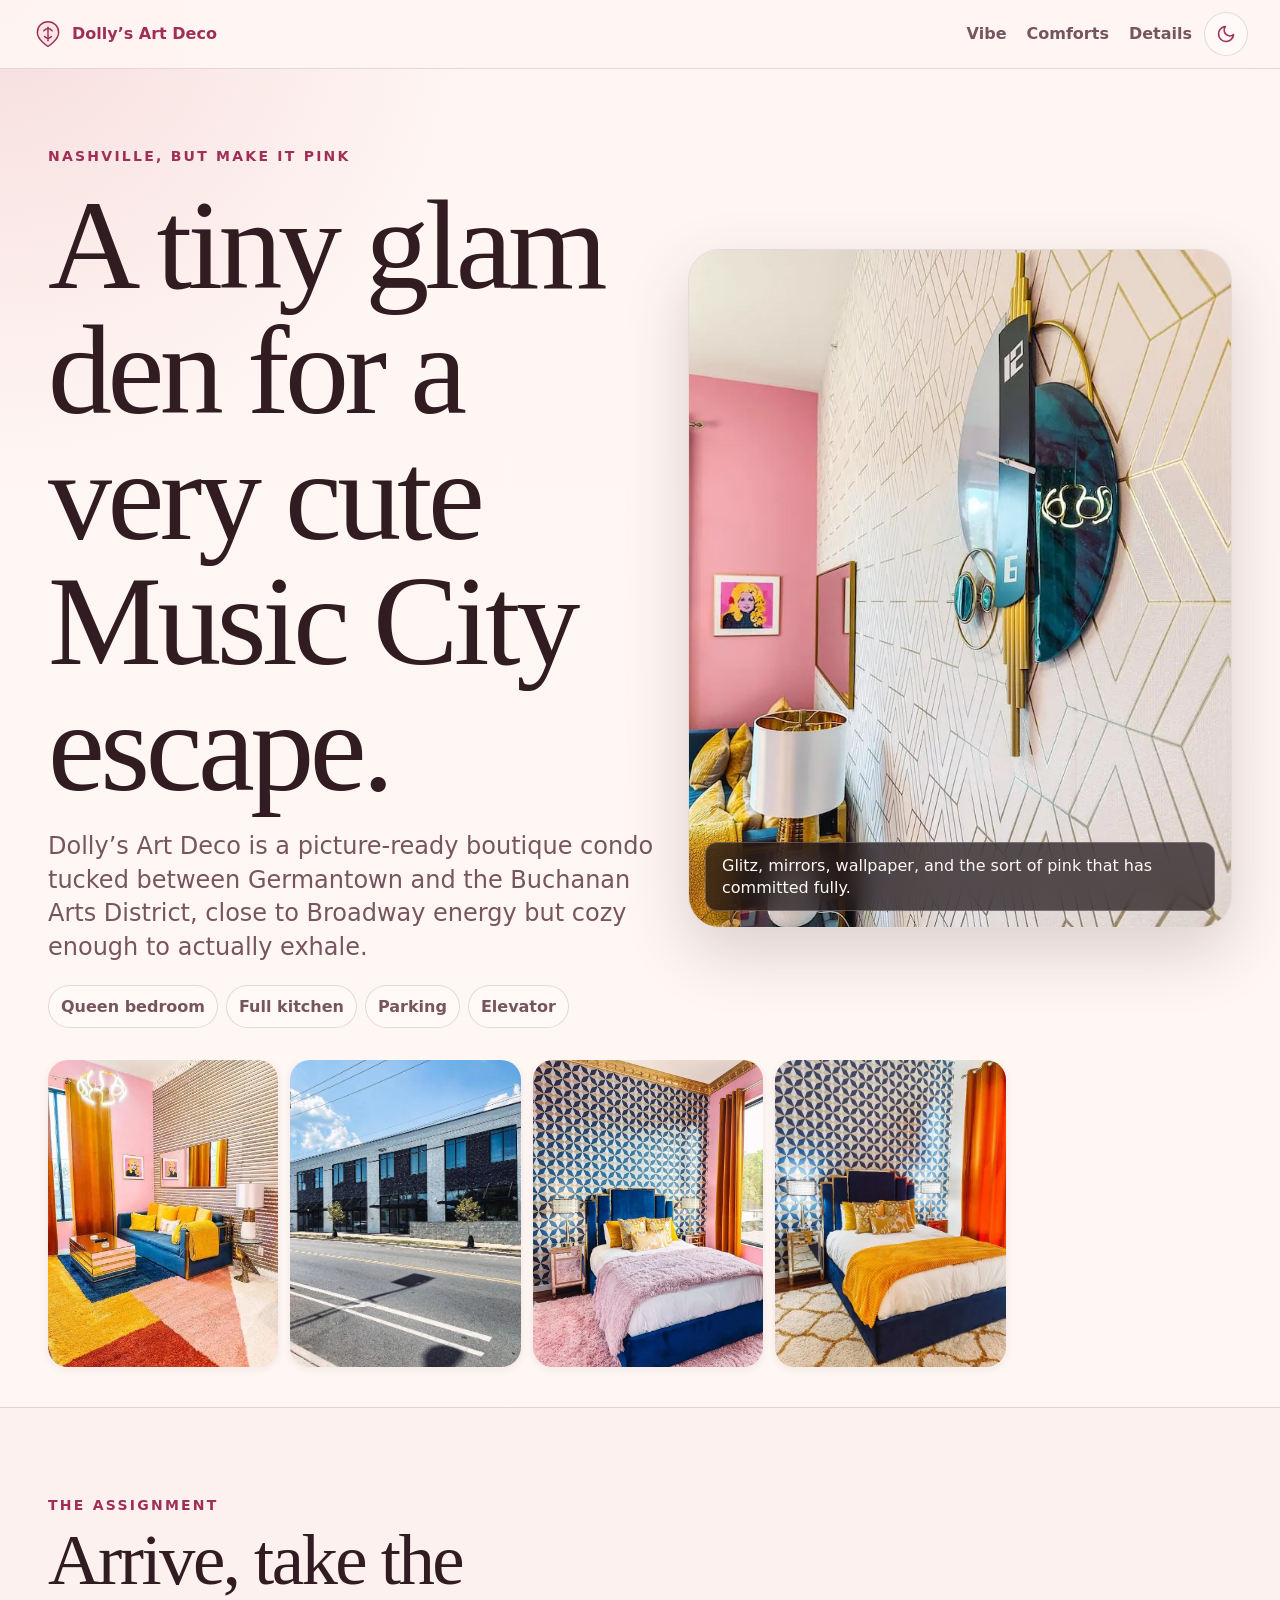
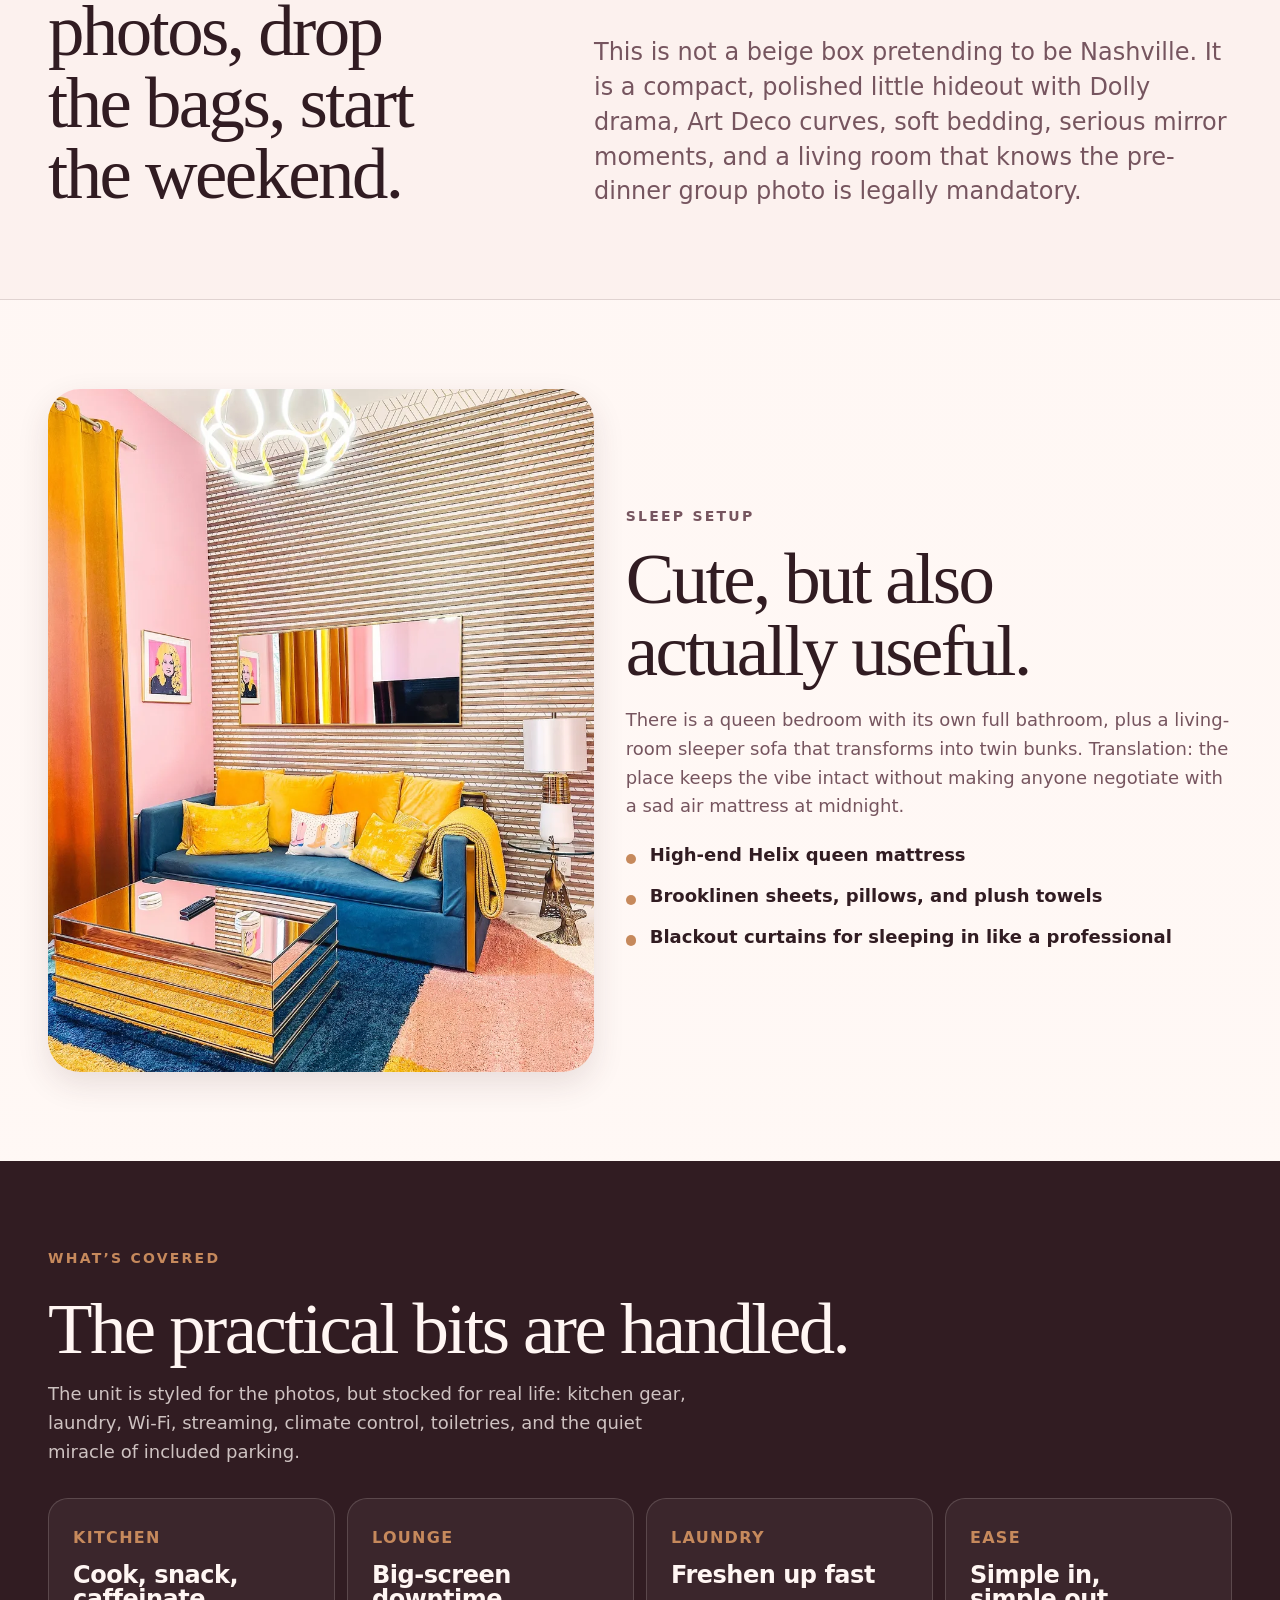
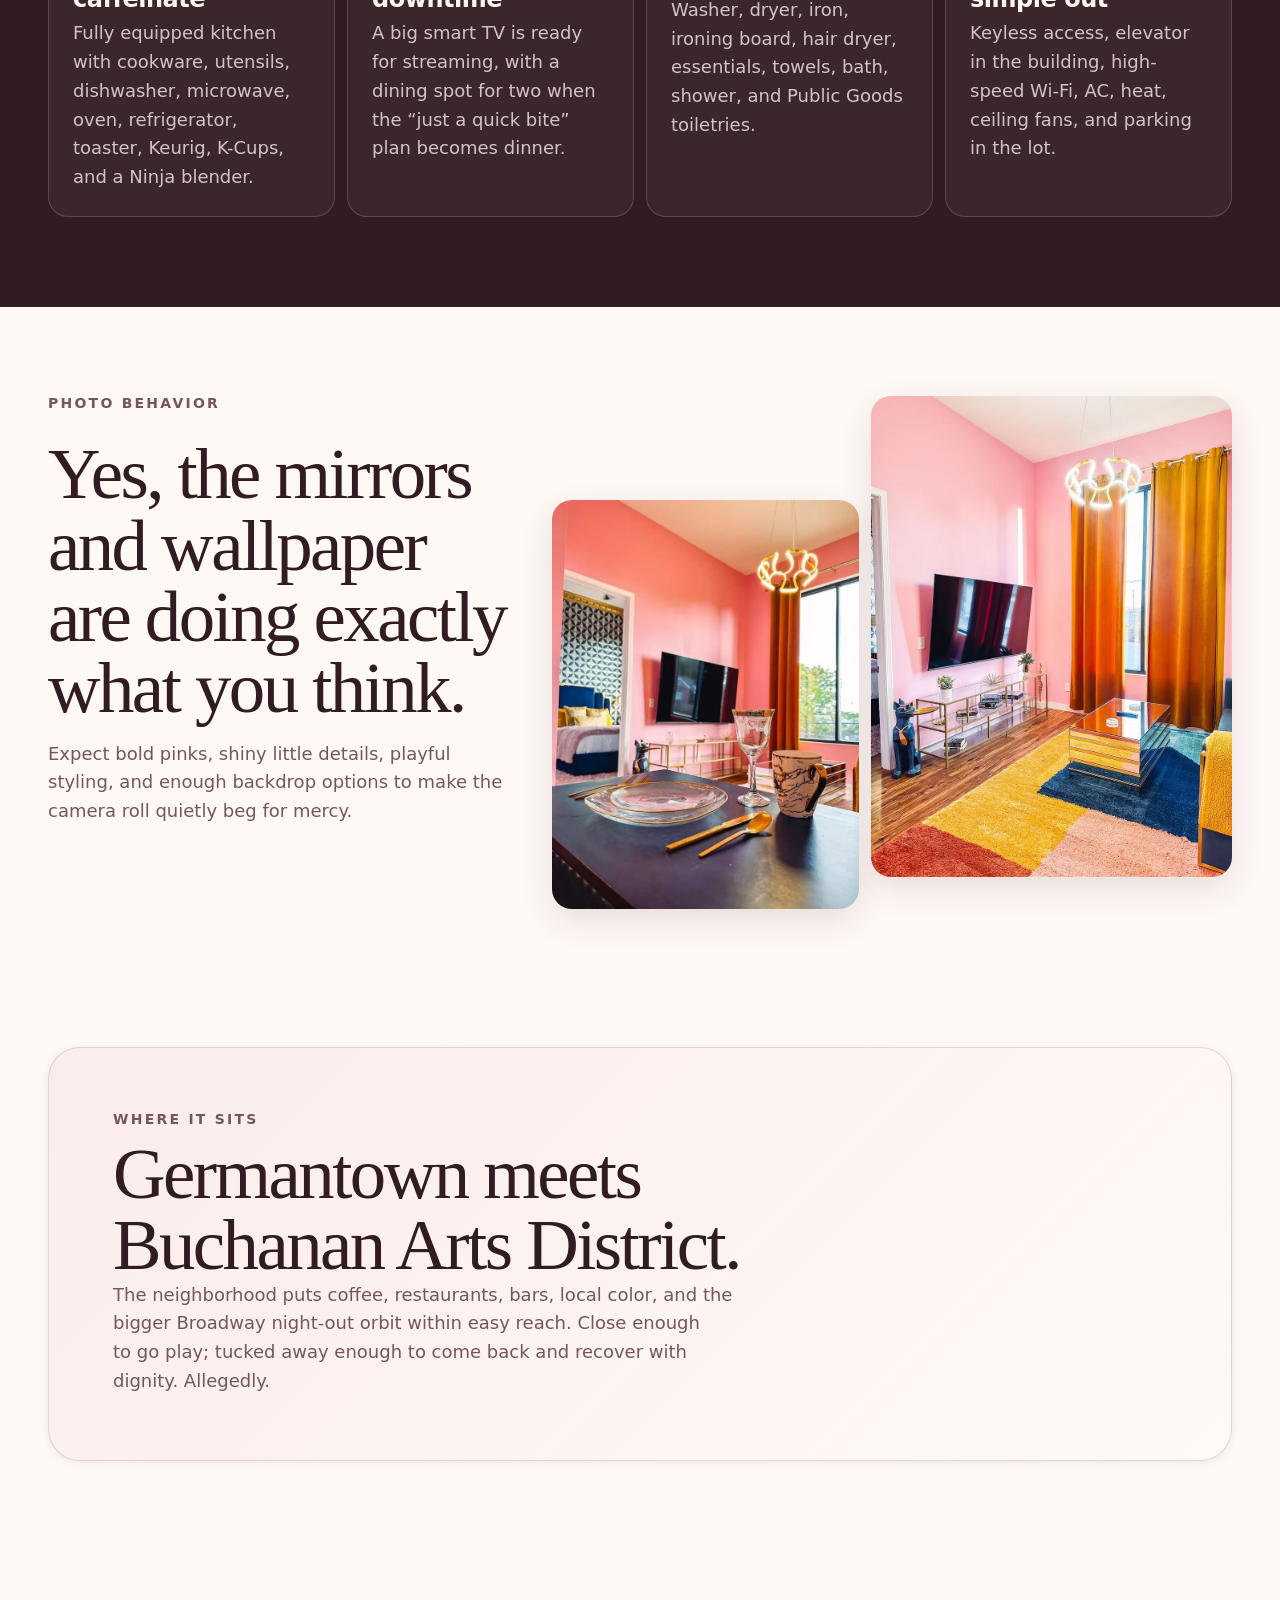
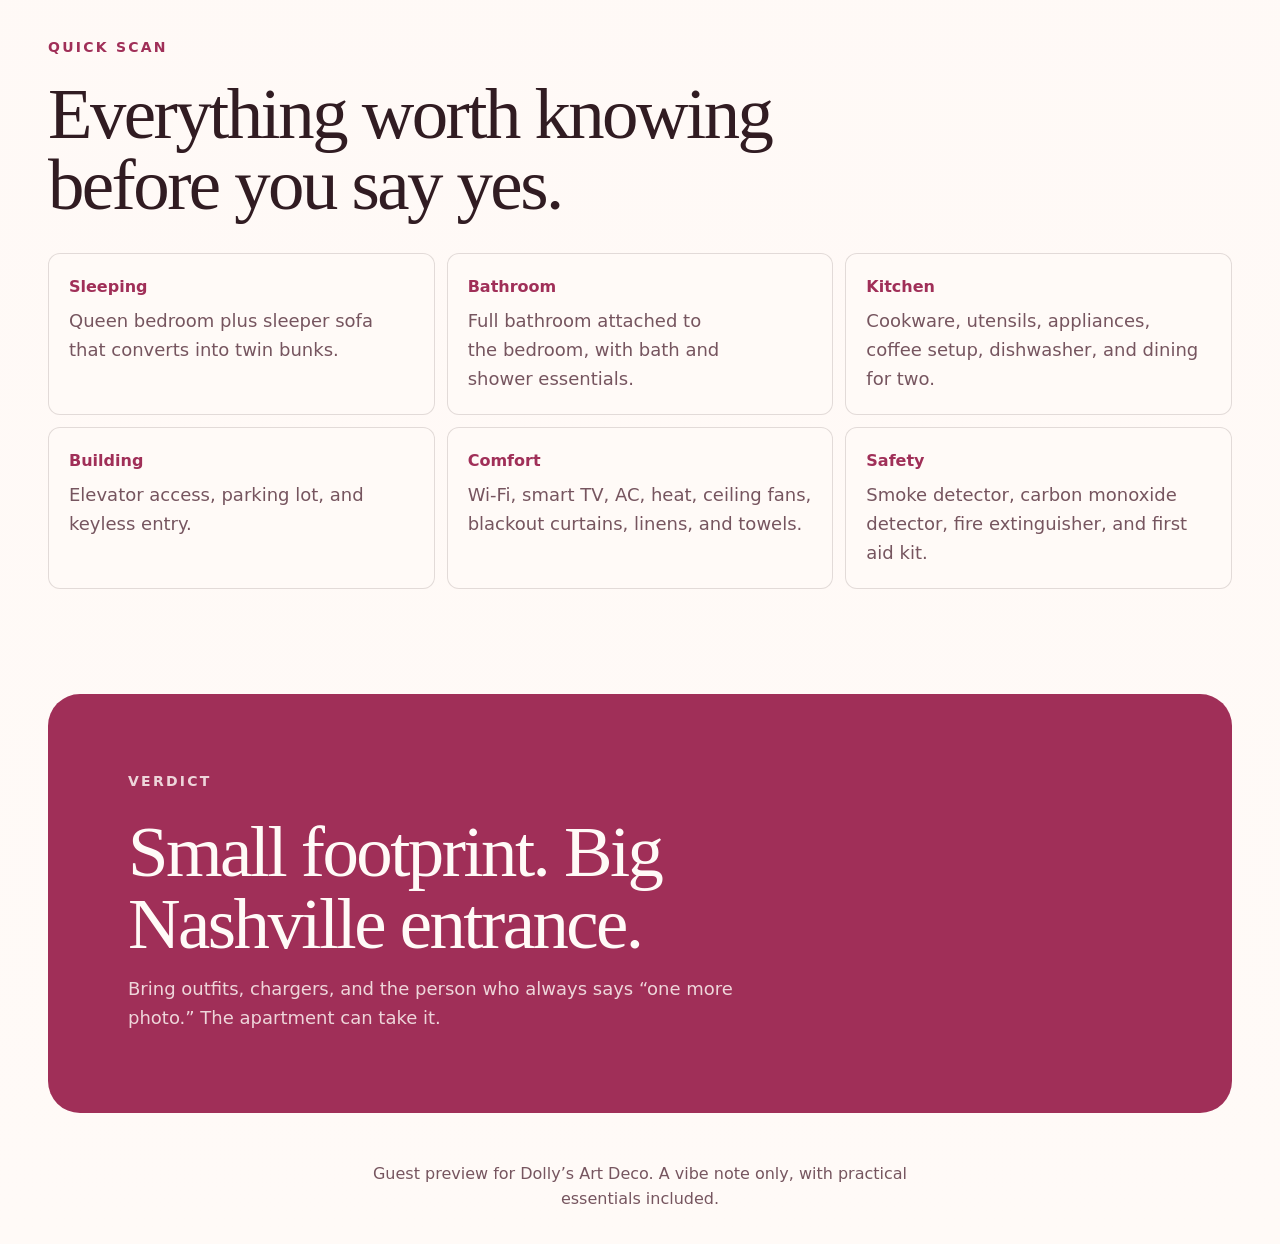
<file: index.html>
<!doctype html>
<html lang="en" data-theme="light">
  <head>
    <meta charset="utf-8" />
    <meta name="viewport" content="width=device-width, initial-scale=1" />
    <meta
      name="description"
      content="A sweet, photo-led guest preview of Dolly’s Art Deco, a glam Nashville stay near Broadway with cozy sleeping, full kitchen, laundry, parking, and thoughtful comforts."
    />
    <meta name="robots" content="noindex,nofollow" />
    <meta property="og:title" content="Dolly’s Art Deco | Nashville guest preview" />
    <meta
      property="og:description"
      content="A playful, practical, photo-first look at the glam little Nashville hideaway."
    />
    <meta property="og:image" content="assets/images/optimized/hero.webp" />
    <title>Dolly’s Art Deco | Nashville guest preview</title>
    <link rel="preconnect" href="https://api.fontshare.com" crossorigin />
    <link
      href="https://api.fontshare.com/v2/css?f[]=boska@400,500,700&f[]=switzer@400,500,600,700&display=swap"
      rel="stylesheet"
    />
    <link rel="preload" as="image" href="assets/images/optimized/hero.webp" />
    <link rel="stylesheet" href="styles.css" />
  </head>
  <body>
    <a class="skip-link" href="#main">Skip to content</a>

    <header class="site-header" aria-label="Page header">
      <a class="brand" href="#top" aria-label="Dolly’s Art Deco home">
        <svg class="brand-mark" viewBox="0 0 48 48" aria-hidden="true">
          <path d="M24 5.5c8.8 0 16 7.2 16 16 0 12-16 21-16 21S8 33.5 8 21.5c0-8.8 7.2-16 16-16Z" />
          <path d="M17.7 19.2c3.2-4.4 9.5-4.4 12.6 0M18.8 27.7c3.1 3.4 7.3 3.4 10.4 0" />
          <path d="M24 13.8v20.4" />
        </svg>
        <span>Dolly’s Art Deco</span>
      </a>
      <nav class="nav" aria-label="Page sections">
        <a href="#vibe">Vibe</a>
        <a href="#comforts">Comforts</a>
        <a href="#details">Details</a>
      </nav>
      <button class="theme-toggle" type="button" data-theme-toggle aria-label="Switch to dark mode">
        <svg viewBox="0 0 24 24" width="20" height="20" aria-hidden="true">
          <path d="M21 12.8A9 9 0 1 1 11.2 3a7 7 0 0 0 9.8 9.8Z" />
        </svg>
      </button>
    </header>

    <main id="main">
      <section class="hero" id="top" aria-labelledby="hero-title">
        <div class="hero-copy">
          <p class="eyebrow">Nashville, but make it pink</p>
          <h1 id="hero-title">A tiny glam den for a very cute Music City escape.</h1>
          <p class="hero-text">
            Dolly’s Art Deco is a picture-ready boutique condo tucked between Germantown and the
            Buchanan Arts District, close to Broadway energy but cozy enough to actually exhale.
          </p>
          <div class="hero-pills" aria-label="Quick highlights">
            <span>Queen bedroom</span>
            <span>Full kitchen</span>
            <span>Parking</span>
            <span>Elevator</span>
          </div>
        </div>
        <figure class="hero-card">
          <img
            src="assets/images/optimized/hero.webp"
            width="720"
            height="960"
            alt="Pink Art Deco Nashville condo interior with bold wallpaper and glam styling"
          />
          <figcaption>Glitz, mirrors, wallpaper, and the sort of pink that has committed fully.</figcaption>
        </figure>
      </section>

      <section class="photo-strip" aria-label="Photo preview">
        <img
          src="assets/images/optimized/photo-1.webp"
          width="375"
          height="500"
          alt="Decorative pink Nashville stay detail"
        />
        <img
          src="assets/images/optimized/photo-2.webp"
          width="560"
          height="768"
          alt="Art Deco styled room detail"
        />
        <img
          src="assets/images/optimized/photo-5.webp"
          width="720"
          height="960"
          alt="Bright interior with playful Dolly-inspired decor"
        />
        <img
          src="assets/images/optimized/photo-3.webp"
          width="576"
          height="768"
          alt="Glam Nashville apartment interior detail"
        />
      </section>

      <section class="section intro" id="vibe" aria-labelledby="vibe-title">
        <div>
          <p class="eyebrow">The assignment</p>
          <h2 id="vibe-title">Arrive, take the photos, drop the bags, start the weekend.</h2>
        </div>
        <p>
          This is not a beige box pretending to be Nashville. It is a compact, polished little
          hideout with Dolly drama, Art Deco curves, soft bedding, serious mirror moments, and a
          living room that knows the pre-dinner group photo is legally mandatory.
        </p>
      </section>

      <section class="section split" aria-labelledby="sleep-title">
        <figure class="image-panel image-panel--large">
          <img
            src="assets/images/optimized/photo-6.webp"
            width="900"
            height="1200"
            alt="Bedroom or lounge area in the pink glam condo"
          />
        </figure>
        <div class="copy-panel">
          <p class="eyebrow">Sleep setup</p>
          <h2 id="sleep-title">Cute, but also actually useful.</h2>
          <p>
            There is a queen bedroom with its own full bathroom, plus a living-room sleeper sofa
            that transforms into twin bunks. Translation: the place keeps the vibe intact without
            making anyone negotiate with a sad air mattress at midnight.
          </p>
          <ul class="check-list" role="list">
            <li>High-end Helix queen mattress</li>
            <li>Brooklinen sheets, pillows, and plush towels</li>
            <li>Blackout curtains for sleeping in like a professional</li>
          </ul>
        </div>
      </section>

      <section class="section comforts" id="comforts" aria-labelledby="comforts-title">
        <div class="comforts-head">
          <p class="eyebrow">What’s covered</p>
          <h2 id="comforts-title">The practical bits are handled.</h2>
          <p>
            The unit is styled for the photos, but stocked for real life: kitchen gear, laundry,
            Wi-Fi, streaming, climate control, toiletries, and the quiet miracle of included
            parking.
          </p>
        </div>
        <div class="comfort-grid">
          <article>
            <span class="kicker">Kitchen</span>
            <h3>Cook, snack, caffeinate</h3>
            <p>
              Fully equipped kitchen with cookware, utensils, dishwasher, microwave, oven,
              refrigerator, toaster, Keurig, K-Cups, and a Ninja blender.
            </p>
          </article>
          <article>
            <span class="kicker">Lounge</span>
            <h3>Big-screen downtime</h3>
            <p>
              A big smart TV is ready for streaming, with a dining spot for two when the “just a
              quick bite” plan becomes dinner.
            </p>
          </article>
          <article>
            <span class="kicker">Laundry</span>
            <h3>Freshen up fast</h3>
            <p>
              Washer, dryer, iron, ironing board, hair dryer, essentials, towels, bath, shower,
              and Public Goods toiletries.
            </p>
          </article>
          <article>
            <span class="kicker">Ease</span>
            <h3>Simple in, simple out</h3>
            <p>
              Keyless access, elevator in the building, high-speed Wi-Fi, AC, heat, ceiling fans,
              and parking in the lot.
            </p>
          </article>
        </div>
      </section>

      <section class="section gallery" aria-labelledby="gallery-title">
        <div class="gallery-copy">
          <p class="eyebrow">Photo behavior</p>
          <h2 id="gallery-title">Yes, the mirrors and wallpaper are doing exactly what you think.</h2>
          <p>
            Expect bold pinks, shiny little details, playful styling, and enough backdrop options
            to make the camera roll quietly beg for mercy.
          </p>
        </div>
        <div class="gallery-grid">
          <img
            src="assets/images/optimized/photo-4.webp"
            width="720"
            height="960"
            alt="Stylish vertical interior photo from Dolly’s Art Deco"
          />
          <img
            src="assets/images/optimized/photo-7.webp"
            width="900"
            height="1200"
            alt="Pink Art Deco interior detail at Dolly’s Art Deco"
          />
        </div>
      </section>

      <section class="section location" aria-labelledby="location-title">
        <div class="location-card">
          <p class="eyebrow">Where it sits</p>
          <h2 id="location-title">Germantown meets Buchanan Arts District.</h2>
          <p>
            The neighborhood puts coffee, restaurants, bars, local color, and the bigger Broadway
            night-out orbit within easy reach. Close enough to go play; tucked away enough to come
            back and recover with dignity. Allegedly.
          </p>
        </div>
      </section>

      <section class="section details" id="details" aria-labelledby="details-title">
        <div class="details-copy">
          <p class="eyebrow">Quick scan</p>
          <h2 id="details-title">Everything worth knowing before you say yes.</h2>
        </div>
        <dl class="detail-list">
          <div>
            <dt>Sleeping</dt>
            <dd>Queen bedroom plus sleeper sofa that converts into twin bunks.</dd>
          </div>
          <div>
            <dt>Bathroom</dt>
            <dd>Full bathroom attached to the bedroom, with bath and shower essentials.</dd>
          </div>
          <div>
            <dt>Kitchen</dt>
            <dd>Cookware, utensils, appliances, coffee setup, dishwasher, and dining for two.</dd>
          </div>
          <div>
            <dt>Building</dt>
            <dd>Elevator access, parking lot, and keyless entry.</dd>
          </div>
          <div>
            <dt>Comfort</dt>
            <dd>Wi-Fi, smart TV, AC, heat, ceiling fans, blackout curtains, linens, and towels.</dd>
          </div>
          <div>
            <dt>Safety</dt>
            <dd>Smoke detector, carbon monoxide detector, fire extinguisher, and first aid kit.</dd>
          </div>
        </dl>
      </section>

      <section class="final-note" aria-label="Final note">
        <p class="eyebrow">Verdict</p>
        <h2>Small footprint. Big Nashville entrance.</h2>
        <p>
          Bring outfits, chargers, and the person who always says “one more photo.” The apartment
          can take it.
        </p>
      </section>
    </main>

    <footer class="site-footer">
      <p>
        Guest preview for Dolly’s Art Deco. A vibe note only, with practical essentials included.
      </p>
    </footer>

    <script src="script.js" defer></script>
  </body>
</html>
</file>
<file: styles.css>
:root,
[data-theme='light'] {
  --font-display: 'Boska', Georgia, serif;
  --font-body: 'Switzer', ui-sans-serif, system-ui, sans-serif;
  --text-xs: clamp(0.75rem, 0.7rem + 0.25vw, 0.875rem);
  --text-sm: clamp(0.875rem, 0.8rem + 0.35vw, 1rem);
  --text-base: clamp(1rem, 0.95rem + 0.25vw, 1.125rem);
  --text-lg: clamp(1.125rem, 1rem + 0.75vw, 1.5rem);
  --text-xl: clamp(1.5rem, 1.2rem + 1.25vw, 2.25rem);
  --text-2xl: clamp(2.25rem, 1.35rem + 4vw, 5.25rem);
  --text-hero: clamp(3.25rem, 0.7rem + 10vw, 8rem);
  --space-1: 0.25rem;
  --space-2: 0.5rem;
  --space-3: 0.75rem;
  --space-4: 1rem;
  --space-5: 1.25rem;
  --space-6: 1.5rem;
  --space-8: 2rem;
  --space-10: 2.5rem;
  --space-12: 3rem;
  --space-16: 4rem;
  --space-20: 5rem;
  --space-24: 6rem;
  --space-32: 8rem;
  --radius-sm: 0.375rem;
  --radius-md: 0.5rem;
  --radius-lg: 0.75rem;
  --radius-xl: 1.25rem;
  --radius-xxl: 2rem;
  --radius-full: 9999px;
  --color-bg: #fff6f3;
  --color-surface: #fffaf7;
  --color-surface-2: #f8e7e5;
  --color-surface-offset: #f0cecf;
  --color-text: #311c22;
  --color-muted: #76555f;
  --color-faint: #a9868e;
  --color-primary: #a02f58;
  --color-primary-hover: #7d2142;
  --color-accent: #c6895c;
  --color-border: color-mix(in oklab, var(--color-text) 14%, transparent);
  --color-shadow: 340 35% 18%;
  --shadow-sm: 0 0.125rem 0.5rem hsl(var(--color-shadow) / 0.08);
  --shadow-md: 0 0.75rem 2rem hsl(var(--color-shadow) / 0.12);
  --shadow-lg: 0 1.5rem 4rem hsl(var(--color-shadow) / 0.18);
  --transition-interactive: 180ms cubic-bezier(0.16, 1, 0.3, 1);
}

[data-theme='dark'] {
  --color-bg: #1b1115;
  --color-surface: #24171c;
  --color-surface-2: #302025;
  --color-surface-offset: #3b252b;
  --color-text: #f6e6df;
  --color-muted: #d8b9b4;
  --color-faint: #a98484;
  --color-primary: #ff9ab5;
  --color-primary-hover: #ffc1d0;
  --color-accent: #e8b07d;
  --color-border: color-mix(in oklab, var(--color-text) 16%, transparent);
  --color-shadow: 0 0% 0%;
}

*,
*::before,
*::after {
  box-sizing: border-box;
  margin: 0;
  padding: 0;
}

html {
  -moz-text-size-adjust: none;
  -webkit-text-size-adjust: none;
  text-size-adjust: none;
  -webkit-font-smoothing: antialiased;
  -moz-osx-font-smoothing: grayscale;
  text-rendering: optimizeLegibility;
  scroll-behavior: smooth;
  scroll-padding-top: var(--space-16);
}

body {
  min-height: 100dvh;
  font-family: var(--font-body);
  font-size: var(--text-base);
  line-height: 1.6;
  color: var(--color-text);
  background:
    radial-gradient(circle at top left, color-mix(in oklab, var(--color-surface-offset) 60%, transparent), transparent 30rem),
    linear-gradient(180deg, var(--color-bg), var(--color-surface));
}

img,
svg {
  display: block;
  max-width: 100%;
  height: auto;
}

img {
  object-fit: cover;
  background: var(--color-surface-2);
}

a {
  color: inherit;
  text-decoration: none;
}

button {
  border: 0;
  background: none;
  color: inherit;
  font: inherit;
  cursor: pointer;
}

p,
li,
dd,
figcaption {
  text-wrap: pretty;
}

h1,
h2,
h3 {
  font-family: var(--font-display);
  font-weight: 500;
  line-height: 0.98;
  letter-spacing: -0.035em;
  text-wrap: balance;
}

::selection {
  background: color-mix(in oklab, var(--color-primary) 25%, transparent);
}

:focus-visible {
  outline: 2px solid var(--color-primary);
  outline-offset: 3px;
  border-radius: var(--radius-sm);
}

.skip-link {
  position: fixed;
  top: var(--space-3);
  left: var(--space-3);
  z-index: 100;
  transform: translateY(-150%);
  padding: var(--space-3) var(--space-4);
  border-radius: var(--radius-full);
  background: var(--color-text);
  color: var(--color-bg);
  font-size: var(--text-sm);
}

.skip-link:focus {
  transform: translateY(0);
}

.site-header {
  position: sticky;
  top: 0;
  z-index: 20;
  display: grid;
  grid-template-columns: 1fr auto;
  align-items: center;
  gap: var(--space-3);
  padding: var(--space-3) var(--space-4);
  border-bottom: 1px solid var(--color-border);
  background: color-mix(in oklab, var(--color-bg) 88%, transparent);
  backdrop-filter: blur(18px);
}

.brand,
.nav,
.theme-toggle,
.hero-pills span,
.kicker {
  font-size: var(--text-sm);
  font-weight: 600;
}

.brand {
  display: inline-flex;
  align-items: center;
  min-height: 2.75rem;
  gap: var(--space-2);
  color: var(--color-primary);
}

.brand-mark {
  width: 2rem;
  color: currentColor;
  fill: color-mix(in oklab, currentColor 8%, transparent);
  stroke: currentColor;
  stroke-width: 2.2;
  stroke-linecap: round;
  stroke-linejoin: round;
}

.nav {
  display: none;
}

.nav a {
  display: inline-flex;
  min-height: 2.75rem;
  align-items: center;
  color: var(--color-muted);
}

.nav a:hover {
  color: var(--color-primary);
}

.theme-toggle {
  display: inline-grid;
  min-width: 2.75rem;
  min-height: 2.75rem;
  place-items: center;
  border: 1px solid var(--color-border);
  border-radius: var(--radius-full);
  background: var(--color-surface);
  color: var(--color-primary);
}

.theme-toggle svg {
  fill: none;
  stroke: currentColor;
  stroke-width: 2;
  stroke-linecap: round;
  stroke-linejoin: round;
}

.hero {
  display: grid;
  gap: var(--space-8);
  padding: clamp(var(--space-8), 8vw, var(--space-20)) var(--space-4) var(--space-8);
}

.hero-copy {
  display: grid;
  align-content: center;
  gap: var(--space-5);
}

.eyebrow {
  max-width: none;
  color: var(--color-primary);
  font-size: var(--text-xs);
  font-weight: 700;
  letter-spacing: 0.16em;
  line-height: 1;
  text-transform: uppercase;
}

h1 {
  max-width: 9ch;
  font-size: var(--text-hero);
}

.hero-text {
  max-width: 38rem;
  color: var(--color-muted);
  font-size: var(--text-lg);
  line-height: 1.4;
}

.hero-pills {
  display: flex;
  flex-wrap: wrap;
  gap: var(--space-2);
}

.hero-pills span {
  padding: var(--space-2) var(--space-3);
  border: 1px solid var(--color-border);
  border-radius: var(--radius-full);
  background: color-mix(in oklab, var(--color-surface) 84%, transparent);
  color: var(--color-muted);
}

.hero-card {
  position: relative;
  overflow: hidden;
  border: 1px solid var(--color-border);
  border-radius: var(--radius-xxl);
  background: var(--color-surface);
  box-shadow: var(--shadow-lg);
}

.hero-card img {
  width: 100%;
  aspect-ratio: 4 / 5;
}

.hero-card figcaption {
  position: absolute;
  right: var(--space-4);
  bottom: var(--space-4);
  left: var(--space-4);
  padding: var(--space-3) var(--space-4);
  border: 1px solid color-mix(in oklab, white 22%, transparent);
  border-radius: var(--radius-lg);
  background: color-mix(in oklab, #1b1115 70%, transparent);
  color: #fff8f4;
  font-size: var(--text-sm);
  line-height: 1.35;
  backdrop-filter: blur(14px);
}

.photo-strip {
  display: grid;
  grid-auto-columns: minmax(11rem, 32vw);
  grid-auto-flow: column;
  gap: var(--space-3);
  overflow-x: auto;
  padding: 0 var(--space-4) var(--space-10);
  scroll-snap-type: x proximity;
  scrollbar-width: none;
}

.photo-strip::-webkit-scrollbar {
  display: none;
}

.photo-strip img {
  width: 100%;
  aspect-ratio: 3 / 4;
  border-radius: var(--radius-xl);
  box-shadow: var(--shadow-sm);
  scroll-snap-align: start;
}

.section {
  padding: clamp(var(--space-10), 7vw, var(--space-24)) var(--space-4);
}

.intro {
  display: grid;
  gap: var(--space-6);
  border-block: 1px solid var(--color-border);
  background: color-mix(in oklab, var(--color-surface-2) 42%, transparent);
}

.intro h2,
.comforts h2,
.gallery h2,
.location h2,
.details h2,
.final-note h2 {
  margin-top: var(--space-3);
  font-size: var(--text-2xl);
}

.intro p:not(.eyebrow) {
  max-width: 43rem;
  color: var(--color-muted);
  font-size: var(--text-lg);
  line-height: 1.45;
}

.split {
  display: grid;
  gap: var(--space-8);
}

.image-panel {
  overflow: hidden;
  border-radius: var(--radius-xxl);
  box-shadow: var(--shadow-md);
}

.image-panel img {
  width: 100%;
  aspect-ratio: 4 / 5;
}

.copy-panel {
  display: grid;
  align-content: center;
  gap: var(--space-5);
}

.copy-panel h2 {
  font-size: var(--text-2xl);
}

.copy-panel p,
.comforts-head p,
.gallery-copy p,
.location-card p,
.final-note p {
  max-width: 40rem;
  color: var(--color-muted);
}

.check-list {
  display: grid;
  gap: var(--space-3);
  list-style: none;
}

.check-list li {
  position: relative;
  padding-left: var(--space-6);
  color: var(--color-text);
  font-weight: 600;
}

.check-list li::before {
  content: '';
  position: absolute;
  top: 0.7em;
  left: 0;
  width: 0.65rem;
  height: 0.65rem;
  border-radius: 50%;
  background: var(--color-accent);
}

.comforts {
  background: var(--color-text);
  color: var(--color-bg);
}

.comforts .eyebrow,
.comforts .kicker {
  color: var(--color-accent);
}

.comforts-head {
  display: grid;
  gap: var(--space-4);
  max-width: 54rem;
}

.comforts-head p,
.comfort-grid p {
  color: color-mix(in oklab, var(--color-bg) 76%, transparent);
}

.comfort-grid {
  display: grid;
  gap: var(--space-3);
  margin-top: var(--space-8);
}

.comfort-grid article {
  padding: var(--space-6);
  border: 1px solid color-mix(in oklab, var(--color-bg) 16%, transparent);
  border-radius: var(--radius-xl);
  background: color-mix(in oklab, var(--color-bg) 5%, transparent);
}

.comfort-grid h3 {
  margin: var(--space-3) 0 var(--space-2);
  font-family: var(--font-body);
  font-size: var(--text-lg);
  font-weight: 700;
  letter-spacing: -0.02em;
}

.kicker {
  color: var(--color-primary);
  letter-spacing: 0.08em;
  text-transform: uppercase;
}

.gallery {
  display: grid;
  gap: var(--space-8);
}

.gallery-copy {
  display: grid;
  gap: var(--space-4);
  max-width: 46rem;
}

.gallery-grid {
  display: grid;
  grid-template-columns: 0.85fr 1fr;
  align-items: end;
  gap: var(--space-3);
}

.gallery-grid img {
  width: 100%;
  aspect-ratio: 3 / 4;
  border-radius: var(--radius-xl);
  box-shadow: var(--shadow-md);
}

.gallery-grid img:first-child {
  transform: translateY(var(--space-8));
}

.location {
  padding-top: var(--space-20);
}

.location-card {
  padding: clamp(var(--space-8), 7vw, var(--space-16));
  border: 1px solid var(--color-border);
  border-radius: var(--radius-xxl);
  background:
    linear-gradient(135deg, color-mix(in oklab, var(--color-surface-2) 70%, transparent), transparent),
    var(--color-surface);
  box-shadow: var(--shadow-sm);
}

.details {
  display: grid;
  gap: var(--space-8);
}

.details-copy {
  display: grid;
  gap: var(--space-3);
}

.detail-list {
  display: grid;
  gap: var(--space-3);
}

.detail-list div {
  padding: var(--space-5);
  border: 1px solid var(--color-border);
  border-radius: var(--radius-lg);
  background: color-mix(in oklab, var(--color-surface) 82%, transparent);
}

.detail-list dt {
  margin-bottom: var(--space-2);
  color: var(--color-primary);
  font-size: var(--text-sm);
  font-weight: 800;
}

.detail-list dd {
  color: var(--color-muted);
}

.final-note {
  display: grid;
  gap: var(--space-4);
  margin: var(--space-4);
  padding: clamp(var(--space-8), 8vw, var(--space-20));
  border-radius: var(--radius-xxl);
  background: var(--color-primary);
  color: #fffaf7;
}

.final-note .eyebrow,
.final-note p {
  color: color-mix(in oklab, #fffaf7 82%, transparent);
}

.site-footer {
  padding: var(--space-8) var(--space-4);
  color: var(--color-muted);
  font-size: var(--text-sm);
  text-align: center;
}

.site-footer p {
  max-width: 42rem;
  margin-inline: auto;
}

@media (min-width: 48rem) {
  .site-header {
    grid-template-columns: 1fr auto auto;
    padding-inline: var(--space-8);
  }

  .nav {
    display: flex;
    gap: var(--space-5);
  }

  .hero,
  .section {
    padding-inline: var(--space-8);
  }

  .hero {
    grid-template-columns: minmax(0, 1fr) minmax(21rem, 34rem);
    align-items: center;
    min-height: calc(100dvh - 4.5rem);
  }

  .photo-strip {
    grid-auto-columns: minmax(12rem, 18vw);
    padding-inline: var(--space-8);
  }

  .intro {
    grid-template-columns: 0.9fr 1.1fr;
    align-items: end;
  }

  .split {
    grid-template-columns: minmax(18rem, 0.9fr) minmax(0, 1fr);
    align-items: center;
  }

  .comfort-grid {
    grid-template-columns: repeat(2, minmax(0, 1fr));
  }

  .gallery {
    grid-template-columns: 0.82fr 1.18fr;
    align-items: start;
  }

  .detail-list {
    grid-template-columns: repeat(2, minmax(0, 1fr));
  }

  .final-note {
    margin-inline: var(--space-8);
  }
}

@media (min-width: 72rem) {
  .hero,
  .section {
    padding-inline: max(var(--space-12), calc((100vw - 74rem) / 2));
  }

  .photo-strip {
    padding-inline: max(var(--space-12), calc((100vw - 74rem) / 2));
  }

  .comfort-grid {
    grid-template-columns: repeat(4, minmax(0, 1fr));
  }

  .detail-list {
    grid-template-columns: repeat(3, minmax(0, 1fr));
  }

  .final-note {
    max-width: 74rem;
    margin-inline: auto;
  }
}

@media (prefers-reduced-motion: reduce) {
  *,
  *::before,
  *::after {
    animation-duration: 0.01ms !important;
    animation-iteration-count: 1 !important;
    scroll-behavior: auto !important;
    transition-duration: 0.01ms !important;
  }
}
</file>
